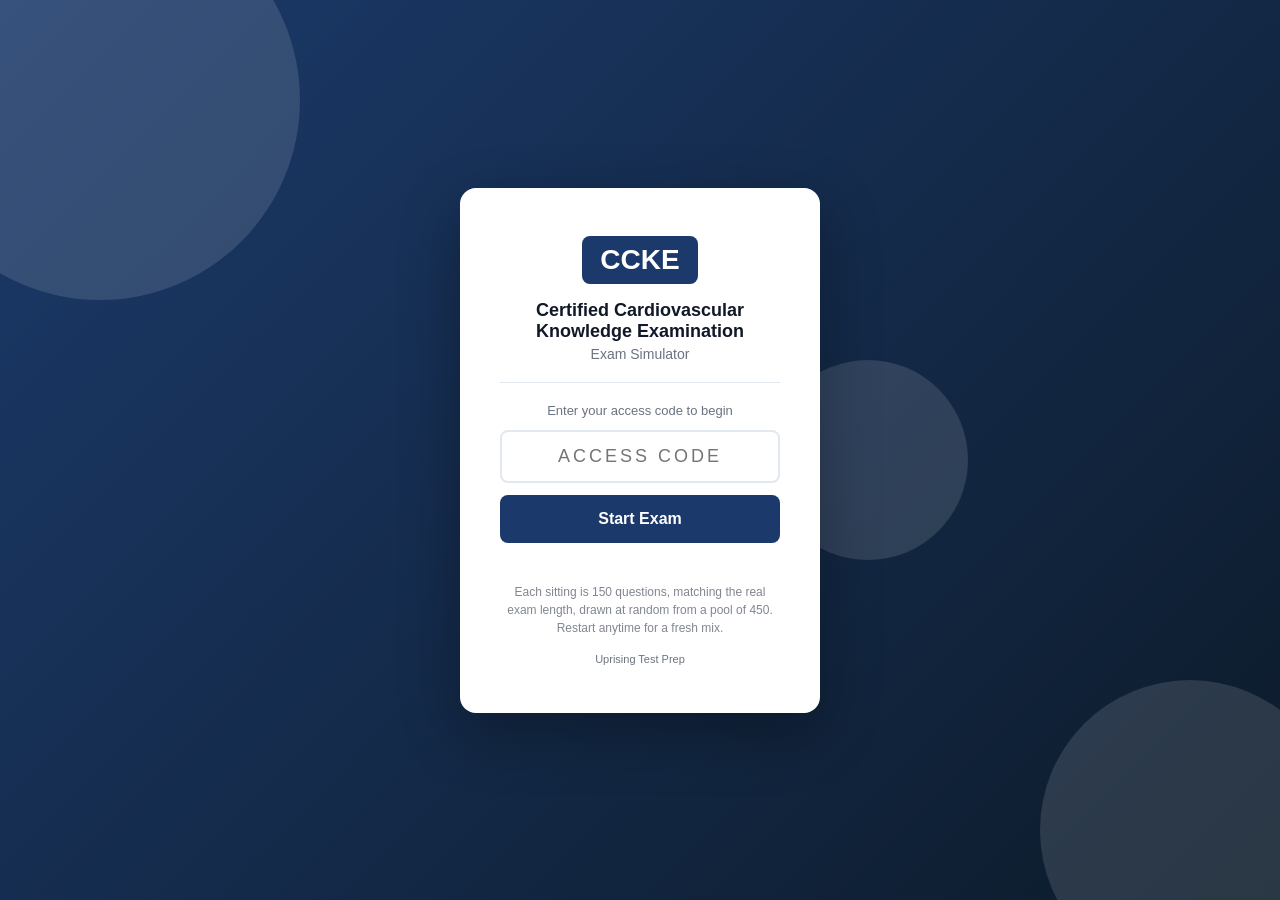
<file: index.html>
<!DOCTYPE html>
<html lang="en">
<head>
  <meta charset="UTF-8" />
  <meta name="viewport" content="width=device-width, initial-scale=1.0, viewport-fit=cover" />
  <meta name="apple-mobile-web-app-capable" content="yes" />
  <meta name="apple-mobile-web-app-status-bar-style" content="black-translucent" />
  <title>CCKE Exam Simulator</title>
  <link rel="stylesheet" href="style.css" />
</head>
<body>

<div id="access-gate">
  <div class="gate-bg-shapes">
    <div class="shape shape-1"></div>
    <div class="shape shape-2"></div>
    <div class="shape shape-3"></div>
  </div>
  <div class="gate-card">
    <div class="gate-logo">
      <div class="logo-badge">CCKE</div>
    </div>
    <h1 class="gate-title">Certified Cardiovascular Knowledge Examination</h1>
    <p class="gate-subtitle">Exam Simulator</p>
    <div class="gate-divider"></div>
    <p class="gate-instruction">Enter your access code to begin</p>
    <input type="text" id="access-code-input" class="gate-input"
           placeholder="Access Code" autocomplete="off"
           maxlength="20" spellcheck="false" />
    <button id="access-btn" class="gate-btn">Start Exam</button>
    <p id="access-error" class="gate-error"></p>
    <p class="gate-pool-note">Each sitting is 150 questions, matching the real exam length, drawn at random from a pool of 450. Restart anytime for a fresh mix.</p>
    <p class="gate-hint">Uprising Test Prep</p>
  </div>
</div>

<div id="app" style="display:none">
  <header class="top-bar">
    <div class="bar-left">
      <span class="bar-logo">CCKE</span>
      <span class="bar-title">Exam Simulator</span>
    </div>
    <div class="bar-right">
      <span class="bar-timer" id="timer-display">--:--</span>
      <button class="bar-btn" id="flag-btn">Flag</button>
      <button class="bar-btn bar-btn-primary" id="submit-btn">
        <span class="btn-full">Submit Exam</span>
        <span class="btn-short">Submit</span>
      </button>
    </div>
  </header>

  <div class="progress-strip">
    <div class="progress-bar" id="progress-bar"></div>
  </div>

  <main class="exam-main">
    <div class="question-panel">
      <div class="q-meta">
        <span id="q-counter"></span>
        <span class="q-pool-chip" title="This sitting is 150 questions, matching the real exam length, drawn at random from a pool of 450. Restart for a fresh mix.">450 Questions Available</span>
        <span id="q-domain" class="q-domain-tag"></span>
        <span id="q-flag-indicator" class="flag-chip" style="display:none">Flagged</span>
      </div>
      <!-- Shared text for a linked cluster (a clinical case, a reading
           passage). It sits ABOVE the stem, which is the one thing that
           legitimately precedes it, and repeats on every question in the
           cluster so nobody has to page backwards. -->
      <div id="q-cluster-wrap" class="cluster-wrap" style="display:none"></div>
      <p id="question-text" class="q-text"></p>
      <!-- The picture sits BELOW the question text so the simulator matches
           the printed book exactly: stem, then picture, then options. They
           used to disagree (book put the picture under the stem, simulator put
           it above), so no single wording could be true in both places, and
           184 of MLPAO's 185 image questions said "shown above" while the
           book printed the picture below the sentence. Write stems with
           neutral wording ("the strip shown", "the diagram shows") and this
           whole class of bug cannot come back. -->
      <div id="q-image-wrap" style="display:none; margin-bottom:14px;"></div>
      <div id="options-list" class="options-list"></div>
      <div id="explanation-box" class="explanation-box" style="display:none">
        <div class="explanation-label">Explanation</div>
        <p id="explanation-text" class="explanation-text"></p>
      </div>
    </div>
    <div class="nav-bar">
      <button class="nav-btn" id="prev-btn">&#8592; Prev</button>
      <button class="nav-btn nav-btn-map" id="map-btn">Question Map</button>
      <button class="nav-btn nav-btn-next" id="next-btn">Next &#8594;</button>
    </div>
  </main>
</div>

<!-- Question Map Modal -->
<div id="map-modal" style="display:none">
  <div class="map-backdrop" id="map-backdrop"></div>
  <div class="map-panel">
    <div class="map-header">
      <span class="map-title">Question Map</span>
      <button id="map-close" class="map-close-btn">&#x2715; Close</button>
    </div>
    <div class="map-legend">
      <span class="leg-item"><span class="leg-swatch leg-answered"></span>Answered</span>
      <span class="leg-item"><span class="leg-swatch leg-flagged"></span>Flagged</span>
      <span class="leg-item"><span class="leg-swatch leg-unanswered"></span>Unanswered</span>
    </div>
    <div id="q-grid" class="q-grid"></div>
  </div>
</div>

<div id="results-screen" style="display:none">
  <div class="results-card">
    <div class="res-header">
      <div class="res-badge">CCKE</div>
      <h2 id="res-status" class="res-status"></h2>
      <p id="res-score" class="res-score"></p>
    </div>
    <div id="res-domains" class="res-domains"></div>
    <p class="mode-pool-note">This sitting drew 150 questions from a pool of 450. Restart for a fresh mix.</p>
    <button id="res-review-btn" class="res-btn">Review Answers</button>
    <button id="res-restart-btn" class="res-btn res-btn-secondary">Restart</button>
  </div>
</div>

<script src="questions.js"></script>
<script src="app.js"></script>
</body>
</html>
</file>
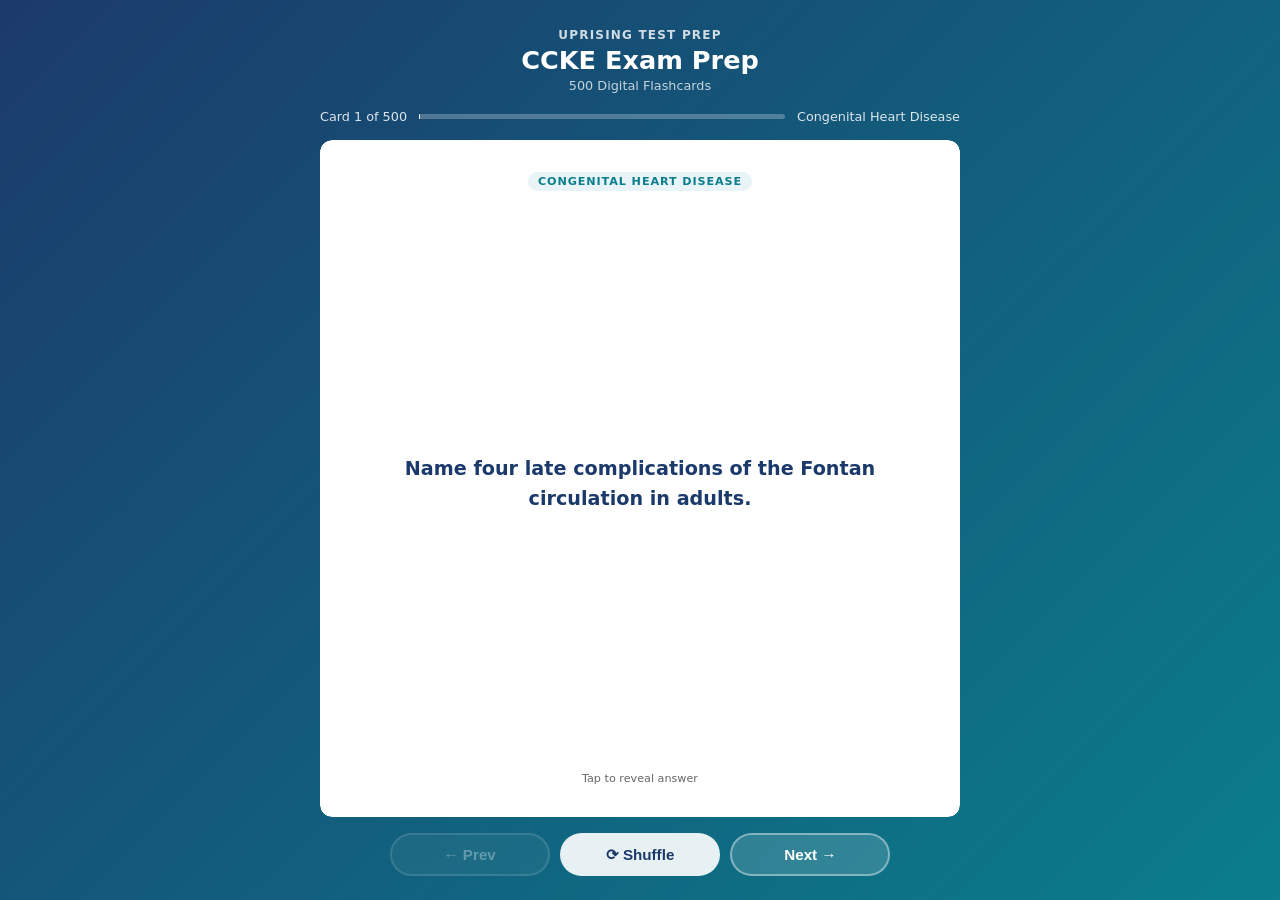
<file: flashcards/index.html>
<!DOCTYPE html>
<html lang="en">
<head>
  <meta charset="UTF-8">
  <meta name="viewport" content="width=device-width, initial-scale=1.0">
  <title>CCKE Exam Prep: Flashcards</title>
  <style>
    :root {
      --blue:   #1B3A6B;
      --teal:   #0A7E8C;
      --ltblue: #E8F4F8;
      --white:  #FFFFFF;
      --text:   #1A1A1A;
      --muted:  #666;
      --radius: 12px;
    }
    * { box-sizing: border-box; margin: 0; padding: 0; }
    html, body { height: 100%; }
    body {
      font-family: 'Segoe UI', system-ui, sans-serif;
      background: linear-gradient(135deg, var(--blue) 0%, var(--teal) 100%);
      /* Pinned, not min-height: the page must never grow, or the controls
         get pushed below the fold on iOS where 100dvh and height:100%
         disagree. The height:100% rule above is the pre-dvh fallback. */
      height: 100dvh;
      max-height: 100dvh;
      overflow: hidden;
      display: flex;
      flex-direction: column;
      align-items: center;
      padding: 1.25rem 1rem 1rem;
      gap: 0.75rem;
      overflow-x: hidden;
    }
    header { text-align: center; color: #fff; flex-shrink: 0; }
    header .brand { font-size: 0.75rem; font-weight: 700; letter-spacing: 0.1em; opacity: 0.8; text-transform: uppercase; }
    header h1 { font-size: 1.3rem; font-weight: 800; margin-top: 0.2rem; }
    header .subtitle { font-size: 0.8rem; opacity: 0.75; margin-top: 0.15rem; }
    #progress-info {
      display: flex; align-items: center; gap: 0.75rem;
      color: rgba(255,255,255,0.85); font-size: 0.8rem;
      flex-shrink: 0; width: 100%; max-width: 640px;
    }
    #progress-bar-track {
      flex: 1; background: rgba(255,255,255,0.25);
      border-radius: 4px; height: 5px;
    }
    #progress-bar-fill { height: 100%; background: #fff; border-radius: 4px; transition: width 0.3s; }
    .card-scene {
      width: 100%; max-width: 640px;
      perspective: 1200px;
      cursor: pointer;
      flex: 1; min-height: 0;
      display: flex; flex-direction: column;
    
      /* WebKit does not clip overflow inside a preserve-3d context, so the
         answer pane's own clip is dropped and a long answer paints over the
         Prev/Next row. This element only sets the perspective and is NOT
         itself in the 3D context, so its clip is honoured in every engine. */
      overflow: hidden;
      border-radius: var(--radius);
    }
    .card-inner {
      position: relative; width: 100%;
      flex: 1; min-height: 0;
      transition: transform 0.55s cubic-bezier(.4,0,.2,1);
      transform-style: preserve-3d;
    }
    .card-scene.flipped .card-inner { transform: rotateY(180deg); }
    .card-face {
      position: absolute; inset: 0;
      backface-visibility: hidden; -webkit-backface-visibility: hidden;
      border-radius: var(--radius);
      display: flex; flex-direction: column;
      padding: 1.5rem 1.75rem;
      box-shadow: 0 12px 40px rgba(0,0,0,0.2);
      overflow: hidden;
    
      /* Painting through a mask forces WebKit to allocate a real clipping
         layer for a 3D-transformed element, which is what makes the
         overflow:hidden and the rounded corners above actually apply. */
      -webkit-mask-image: -webkit-radial-gradient(#fff, #000);
              mask-image: radial-gradient(#fff, #000);
    }
    .card-front { background: var(--white); align-items: center; justify-content: center; }
    .card-back  { background: var(--ltblue); transform: rotateY(180deg); }
    .card-badge {
      font-size: 0.7rem; font-weight: 700; text-transform: uppercase;
      letter-spacing: 0.08em;
      background: var(--ltblue); color: var(--teal);
      padding: 0.2rem 0.65rem; border-radius: 20px;
      margin-bottom: 0.85rem; flex-shrink: 0;
    }
    .card-back .card-badge { background: rgba(10,126,140,0.12); }
    .card-front .q-text {
      font-size: 1.1rem; font-weight: 600; color: var(--blue); line-height: 1.55;
      text-align: center; overflow-y: auto; flex: 1;
      display: flex; align-items: center; justify-content: center;
      scrollbar-width: thin; scrollbar-color: rgba(27,58,107,0.3) transparent;
    }
    .card-back .a-label { font-size: 0.7rem; font-weight: 700; color: var(--teal); text-transform: uppercase; letter-spacing: 0.08em; margin-bottom: 0.4rem; flex-shrink: 0; }
    .card-back .a-text  {
      font-size: 0.975rem; color: var(--text); line-height: 1.65;
      overflow-y: auto; flex: 1; min-height: 0; padding-right: 4px;
      scrollbar-width: thin; scrollbar-color: rgba(10,126,140,0.4) transparent;
    
      -webkit-overflow-scrolling: touch;
      overscroll-behavior: contain;
    }
    .card-back .a-text::-webkit-scrollbar { width: 4px; }
    .card-back .a-text::-webkit-scrollbar-track { background: transparent; }
    .card-back .a-text::-webkit-scrollbar-thumb { background: rgba(10,126,140,0.4); border-radius: 4px; }
    .tap-hint { flex-shrink: 0; margin-top: 0.6rem; font-size: 0.7rem; color: var(--muted); text-align: center; }
    .card-back .tap-hint { color: var(--teal); opacity: 0.7; }
    .controls {
      display: flex; gap: 0.65rem; flex-wrap: nowrap;
      justify-content: center; flex-shrink: 0;
      width: 100%; max-width: 640px;
      padding-bottom: env(safe-area-inset-bottom, 0px);
    }
    .btn {
      padding: 0.6rem 1.2rem; border-radius: 50px;
      border: 2px solid rgba(255,255,255,0.4);
      background: rgba(255,255,255,0.15); color: #fff;
      font-weight: 700; font-size: 0.875rem; cursor: pointer;
      transition: all 0.2s; backdrop-filter: blur(4px);
      white-space: nowrap; flex: 1; max-width: 160px;
    }
    .btn:hover { background: rgba(255,255,255,0.3); border-color: rgba(255,255,255,0.7); }
    .btn:active { transform: scale(0.96); }
    .btn:disabled { opacity: 0.35; cursor: not-allowed; }
    .btn.btn-primary { background: rgba(255,255,255,0.9); color: var(--blue); border-color: transparent; }
    .btn.btn-primary:hover { background: #fff; }
    #loading { color: rgba(255,255,255,0.8); font-size: 1rem; text-align: center; padding: 3rem; flex: 1; }
    @media (min-width: 768px) {
      body { padding: 1.75rem 1.5rem 1.5rem; gap: 1rem; }
      header h1 { font-size: 1.6rem; }
      .card-face { padding: 2rem 2.5rem; }
      .card-front .q-text { font-size: 1.2rem; }
      .card-back .a-text { font-size: 1.05rem; }
      .btn { font-size: 0.95rem; padding: 0.65rem 1.4rem; }
    }
    @media (max-width: 380px) {
      body { padding: 0.75rem; gap: 0.5rem; }
      header .brand { font-size: 0.65rem; }
      header h1 { font-size: 1.1rem; }
      header .subtitle { display: none; }
      .card-face { padding: 1rem 1.1rem; }
      .card-front .q-text { font-size: 0.975rem; }
      .card-back .a-text { font-size: 0.875rem; }
      .btn { font-size: 0.8rem; padding: 0.5rem 0.75rem; }
    }
  </style>
</head>
<body>
<header>
  <div class="brand">Uprising Test Prep</div>
  <h1>CCKE Exam Prep</h1>
  <div class="subtitle">500 Digital Flashcards</div>
</header>
<div id="progress-info">
  <span id="card-counter">Card 1 of 500</span>
  <div id="progress-bar-track"><div id="progress-bar-fill" style="width:0%"></div></div>
  <span id="domain-label"></span>
</div>
<div id="loading">Loading flashcards...</div>
<div class="card-scene" id="card-scene" style="display:none" onclick="flipCard()">
  <div class="card-inner" id="card-inner">
    <div class="card-face card-front">
      <div class="card-badge" id="front-badge"></div>
      <div class="q-text" id="q-text"></div>
      <div class="tap-hint">Tap to reveal answer</div>
    </div>
    <div class="card-face card-back">
      <div class="card-badge" id="back-badge">Answer</div>
      <div class="a-label">Answer</div>
      <div class="a-text" id="a-text"></div>
      <div class="tap-hint">Tap to flip back</div>
    </div>
  </div>
</div>
<div class="controls" id="controls" style="display:none">
  <button class="btn" id="prev-btn" onclick="event.stopPropagation();move(-1)" disabled>&#8592; Prev</button>
  <button class="btn btn-primary" onclick="event.stopPropagation();shuffleCards()">&#10227; Shuffle</button>
  <button class="btn" id="next-btn" onclick="event.stopPropagation();move(1)">Next &#8594;</button>
</div>
<script>
const DOMAIN_LABELS = {
  arrhythmias: "Arrhythmias",
  congenital_heart_disease: "Congenital Heart Disease",
  coronary_artery_disease: "Coronary Artery Disease",
  heart_failure_and_cardiomyopathy: "Heart Failure and Cardiomyopathy",
  normal_cardiovascular_anatomy_and_physiology: "Normal Cardiovascular Anatomy and Physiology",
  pericardial_disease: "Pericardial Disease",
  pulmonary_circulation_disorders: "Pulmonary Circulation Disorders",
  systemic_disorders_affecting_the_circulatory_system: "Systemic Disorders Affecting the Circulatory System",
  systemic_hypertension_and_hypotension: "Systemic Hypertension and Hypotension",
  valvular_disease: "Valvular Disease",
  vascular_diseases: "Vascular Diseases",
};
let cards   = [];
let current = 0;
async function init() {
  try {
    const res = await fetch('flashcards.json');
    if (!res.ok) throw new Error('Network error');
    cards = await res.json();
    document.getElementById('loading').style.display    = 'none';
    document.getElementById('card-scene').style.display = 'flex';
    document.getElementById('controls').style.display   = 'flex';
    show();
  } catch (e) {
    document.getElementById('loading').textContent = 'Error loading flashcards. Please try refreshing.';
  }
}
function domainLabel(key) {
  return DOMAIN_LABELS[key] || key.replace(/_/g, ' ').replace(/\b\w/g, c => c.toUpperCase());
}
function show() {
  const c = cards[current];
  document.getElementById('card-scene').classList.remove('flipped');
  document.getElementById('a-text').scrollTop = 0;
  const label = domainLabel(c.domain || c.chapter || '');
  document.getElementById('q-text').textContent       = c.front;
  document.getElementById('a-text').textContent       = c.back;
  document.getElementById('front-badge').textContent  = label;
  document.getElementById('back-badge').textContent   = label;
  document.getElementById('card-counter').textContent = `Card ${current+1} of ${cards.length}`;
  document.getElementById('domain-label').textContent = label;
  document.getElementById('progress-bar-fill').style.width = `${((current+1)/cards.length*100).toFixed(1)}%`;
  document.getElementById('prev-btn').disabled = current === 0;
  document.getElementById('next-btn').disabled = current === cards.length - 1;
}
function flipCard() { document.getElementById('card-scene').classList.toggle('flipped'); }
function move(dir) {
  const next = current + dir;
  if (next < 0 || next >= cards.length) return;
  current = next; show();
}
function shuffleCards() {
  for (let i = cards.length - 1; i > 0; i--) {
    const j = Math.floor(Math.random() * (i+1));
    [cards[i], cards[j]] = [cards[j], cards[i]];
  }
  current = 0; show();
}
document.addEventListener('keydown', e => {
  if (e.key === 'ArrowRight' || e.key === 'ArrowDown') move(1);
  else if (e.key === 'ArrowLeft' || e.key === 'ArrowUp') move(-1);
  else if (e.key === ' ' || e.key === 'Enter') { e.preventDefault(); flipCard(); }
});
init();
</script>
</body>
</html>
</file>
<file: style.css>
/* CCKE Exam Simulator, Styles */
:root {
  --primary:   #1B3A6B;
  --pass:      #059669;
  --fail:      #DC2626;
  --bg:        #F3F4F8;
  --card:      #FFFFFF;
  --border:    #E2E8F0;
  --text:      #111827;
  --muted:     #6B7280;
  --radius:    10px;
}
*, *::before, *::after { box-sizing: border-box; margin: 0; padding: 0; }
body {
  font-family: -apple-system, BlinkMacSystemFont, "Segoe UI", sans-serif;
  background: var(--bg);
  color: var(--text);
  height: 100vh;
  height: 100dvh;
  overflow: hidden;
  -webkit-text-size-adjust: 100%;
}

/* ── Access Gate ─────────────────────────────────────────────────────────── */
#access-gate {
  display: flex;
  align-items: center;
  justify-content: center;
  height: 100vh;
  height: 100dvh;
  background: linear-gradient(135deg, var(--primary) 0%, #0d1b2a 100%);
  position: relative;
  overflow: hidden;
  padding: 20px;
  padding-top: max(20px, env(safe-area-inset-top));
  padding-bottom: max(20px, env(safe-area-inset-bottom));
}
.gate-bg-shapes { position: absolute; inset: 0; pointer-events: none; }
.shape { position: absolute; border-radius: 50%; opacity: .12; background: #fff; }
.shape-1 { width: 400px; height: 400px; top: -100px; left: -100px; }
.shape-2 { width: 300px; height: 300px; bottom: -80px; right: -60px; }
.shape-3 { width: 200px; height: 200px; top: 40%; left: 60%; }
.gate-card {
  background: #fff;
  border-radius: 16px;
  padding: 48px 40px;
  text-align: center;
  width: 100%;
  max-width: 360px;
  position: relative;
  z-index: 1;
  box-shadow: 0 20px 60px rgba(0,0,0,.3);
}
.logo-badge {
  display: inline-block;
  background: var(--primary);
  color: #fff;
  font-weight: 800;
  font-size: 28px;
  padding: 8px 18px;
  border-radius: 8px;
}
.gate-title { font-size: 18px; font-weight: 700; margin-top: 16px; color: var(--text); }
.gate-subtitle { color: var(--muted); font-size: 14px; margin-top: 4px; }
.gate-divider { height: 1px; background: var(--border); margin: 20px 0; }
.gate-instruction { font-size: 13px; color: var(--muted); margin-bottom: 12px; }
.gate-input {
  width: 100%;
  padding: 14px 16px;
  border: 2px solid var(--border);
  border-radius: 8px;
  font-size: 18px;
  text-align: center;
  text-transform: uppercase;
  letter-spacing: 3px;
  outline: none;
}
.gate-input:focus { border-color: var(--primary); }
.gate-btn {
  width: 100%;
  margin-top: 12px;
  padding: 15px;
  background: var(--primary);
  color: #fff;
  border: none;
  border-radius: 8px;
  font-size: 16px;
  font-weight: 600;
  cursor: pointer;
  -webkit-tap-highlight-color: transparent;
}
.gate-btn:hover { opacity: .9; }
.gate-error { color: var(--fail); font-size: 13px; margin-top: 8px; min-height: 18px; }
.gate-hint { color: var(--muted); font-size: 11px; margin-top: 16px; }
.gate-pool-note { color: var(--muted); opacity: .85; font-size: 12px; margin-top: 14px; line-height: 1.5; }
.mode-pool-note { color: var(--muted); opacity: .85; font-size: 12.5px; text-align: center; margin: 4px 0 16px; line-height: 1.5; }

/* ── App shell ───────────────────────────────────────────────────────────── */
#app {
  display: flex;
  flex-direction: column;
  height: 100vh;
  height: 100dvh;
  padding-top: env(safe-area-inset-top);
}
.top-bar {
  display: flex;
  justify-content: space-between;
  align-items: center;
  background: var(--primary);
  color: #fff;
  padding: 0 20px;
  padding-left: max(20px, env(safe-area-inset-left));
  padding-right: max(20px, env(safe-area-inset-right));
  height: 52px;
  flex-shrink: 0;
  gap: 8px;
}
.bar-left { display: flex; align-items: center; gap: 8px; min-width: 0; }
.bar-logo { font-weight: 800; font-size: 18px; flex-shrink: 0; }
.bar-title { font-size: 14px; opacity: .8; white-space: nowrap; overflow: hidden; text-overflow: ellipsis; }
.bar-right { display: flex; align-items: center; gap: 8px; flex-shrink: 0; }
.bar-timer {
  font-variant-numeric: tabular-nums;
  font-size: 16px;
  font-weight: 600;
  min-width: 68px;
  text-align: right;
}
.bar-btn {
  padding: 7px 13px;
  background: rgba(255,255,255,.15);
  border: 1px solid rgba(255,255,255,.3);
  color: #fff;
  border-radius: 6px;
  cursor: pointer;
  font-size: 13px;
  white-space: nowrap;
  -webkit-tap-highlight-color: transparent;
  touch-action: manipulation;
}
.bar-btn:hover { background: rgba(255,255,255,.25); }
.bar-btn-primary {
  background: #fff;
  color: var(--primary);
  border-color: #fff;
  font-weight: 600;
}
.bar-btn-primary:hover { background: #f0f0f0; }
.btn-short { display: none; }
.btn-full  { display: inline; }

.progress-strip { height: 4px; background: rgba(0,0,0,.1); flex-shrink: 0; }
.progress-bar   { height: 100%; background: #4ade80; transition: width .3s; }

/* ── Main exam area ──────────────────────────────────────────────────────── */
.exam-main {
  flex: 1;
  overflow: hidden;
  display: flex;
  flex-direction: column;
  padding: 16px 20px 0;
  padding-left: max(16px, env(safe-area-inset-left));
  padding-right: max(16px, env(safe-area-inset-right));
  min-height: 0;
}
.question-panel { flex: 1; overflow-y: auto; padding-bottom: 12px; -webkit-overflow-scrolling: touch; }
.q-meta {
  display: flex;
  align-items: center;
  gap: 8px;
  margin-bottom: 12px;
  font-size: 13px;
  color: var(--muted);
  flex-wrap: wrap;
}
.q-domain-tag {
  background: var(--primary);
  color: #fff;
  padding: 2px 8px;
  border-radius: 4px;
  font-size: 11px;
  font-weight: 600;
}
.q-pool-chip {
  background: #EEF2FF;
  background: color-mix(in srgb, var(--primary) 12%, #fff);
  color: var(--primary);
  border: 1px solid var(--primary);
  padding: 2px 8px;
  border-radius: 10px;
  font-size: 11px;
  font-weight: 700;
  cursor: help;
  white-space: nowrap;
}
.flag-chip {
  background: #FEF3C7;
  color: #92400E;
  padding: 2px 8px;
  border-radius: 4px;
  font-size: 11px;
  font-weight: 600;
}
.cluster-wrap {
  border-left: 4px solid var(--primary, #1B3A6B);
  background: #F2F6FC; border-radius: 8px;
  padding: 10px 14px; margin-bottom: 16px;
}
.cluster-label {
  font-size: 11px; font-weight: 700; letter-spacing: 0.06em;
  text-transform: uppercase; color: var(--primary, #1B3A6B); margin-bottom: 6px;
}
.cluster-body {
  max-height: 38vh; overflow-y: auto; font-size: 15px; line-height: 1.6;
  -webkit-overflow-scrolling: touch;
}
.cluster-body p + p { margin-top: 10px; }
@media (min-width: 1100px) { .cluster-body { max-height: 52vh; } }

.q-image {
  max-width: 100%;
  /* Cap the height too. With only max-width, a tall exhibit renders at full
     width and pushes the stem and every option below the fold, so the question
     looks like it has no answers until the candidate scrolls. Found on CNPLE. */
  max-height: 62vh;
  width: auto;
  height: auto;
  object-fit: contain;
  border-radius: 6px;
  border: 1px solid var(--border);
  display: block;
  margin-bottom: 14px;
}
.q-text { font-size: 16px; line-height: 1.65; margin-bottom: 20px; }
.options-list { display: flex; flex-direction: column; gap: 10px; }
.option {
  display: flex;
  align-items: flex-start;
  gap: 12px;
  padding: 15px 16px;
  background: var(--card);
  border: 2px solid var(--border);
  border-radius: var(--radius);
  cursor: pointer;
  transition: .15s;
  -webkit-tap-highlight-color: transparent;
  touch-action: manipulation;
  min-height: 52px;
}
.option:hover  { border-color: var(--primary); background: #F8FAFF; }
.option.selected  { border-color: var(--primary); background: #EEF3FF; }
.option.correct   { border-color: #059669; background: #ECFDF5; }
.option.incorrect { border-color: #DC2626; background: #FEF2F2; }
.explanation-box {
  margin-top: 20px;
  padding: 16px 18px;
  background: #F0F9FF;
  border-left: 4px solid #2563EB;
  border-radius: 6px;
}
.explanation-label {
  font-size: 11px;
  font-weight: 700;
  text-transform: uppercase;
  letter-spacing: .06em;
  color: #2563EB;
  margin-bottom: 8px;
}
.explanation-text { font-size: 14.5px; line-height: 1.7; color: #1e293b; margin: 0; }
.opt-letter { font-weight: 700; font-size: 15px; color: var(--primary); min-width: 22px; padding-top: 1px; flex-shrink: 0; }
.opt-text   { font-size: 15px; line-height: 1.5; }

/* ── Nav bar ─────────────────────────────────────────────────────────────── */
.nav-bar {
  display: flex;
  align-items: center;
  gap: 8px;
  padding: 10px 0;
  padding-bottom: max(14px, env(safe-area-inset-bottom));
  flex-shrink: 0;
}
.nav-btn {
  flex: 1;
  padding: 13px 8px;
  background: var(--card);
  border: 1px solid var(--border);
  border-radius: 8px;
  cursor: pointer;
  font-size: 15px;
  font-weight: 500;
  text-align: center;
  -webkit-tap-highlight-color: transparent;
  touch-action: manipulation;
  min-height: 48px;
}
.nav-btn:hover      { background: #f0f0f0; }
.nav-btn-map {
  background: var(--bg);
  border-color: var(--primary);
  color: var(--primary);
  font-weight: 600;
}
.nav-btn-map:hover { background: #EEF3FF; }
.nav-btn-next {
  background: var(--primary);
  color: #fff;
  border-color: var(--primary);
}
.nav-btn-next:hover { opacity: .9; }

/* ── Question Map Modal ──────────────────────────────────────────────────── */
#map-modal {
  position: fixed;
  inset: 0;
  z-index: 1000;
  display: flex;
  flex-direction: column;
  justify-content: flex-end;
}
.map-backdrop { position: absolute; inset: 0; background: rgba(0,0,0,.5); }
.map-panel {
  position: relative;
  background: #fff;
  border-radius: 20px 20px 0 0;
  padding: 20px;
  padding-bottom: max(20px, env(safe-area-inset-bottom));
  max-height: 80vh;
  max-height: 80dvh;
  display: flex;
  flex-direction: column;
  box-shadow: 0 -4px 30px rgba(0,0,0,.2);
}
.map-header {
  display: flex;
  align-items: center;
  justify-content: space-between;
  margin-bottom: 12px;
  flex-shrink: 0;
}
.map-title { font-size: 17px; font-weight: 700; color: var(--text); }
.map-close-btn {
  padding: 8px 16px;
  background: var(--bg);
  border: 1px solid var(--border);
  border-radius: 8px;
  cursor: pointer;
  font-size: 14px;
  font-weight: 500;
  min-height: 40px;
  -webkit-tap-highlight-color: transparent;
  touch-action: manipulation;
}
.map-close-btn:hover { background: #e5e7eb; }
.map-legend { display: flex; gap: 16px; margin-bottom: 14px; flex-shrink: 0; flex-wrap: wrap; }
.leg-item { display: flex; align-items: center; gap: 6px; font-size: 13px; color: var(--muted); }
.leg-swatch {
  width: 16px;
  height: 16px;
  border-radius: 3px;
  border: 1px solid var(--border);
  background: var(--card);
  display: inline-block;
  flex-shrink: 0;
}
.leg-swatch.leg-answered  { background: var(--primary); border-color: var(--primary); }
.leg-swatch.leg-flagged   { background: #FEF3C7; border-color: #F59E0B; }
.leg-swatch.leg-unanswered { background: var(--card); }
.q-grid {
  display: flex;
  flex-wrap: wrap;
  gap: 6px;
  overflow-y: auto;
  flex: 1;
  padding-bottom: 8px;
  -webkit-overflow-scrolling: touch;
}
.grid-btn {
  width: 40px;
  height: 40px;
  border: 1px solid var(--border);
  border-radius: 6px;
  background: var(--card);
  font-size: 12px;
  cursor: pointer;
  font-weight: 500;
  -webkit-tap-highlight-color: transparent;
  touch-action: manipulation;
}
.grid-btn.answered { background: var(--primary); color: #fff; border-color: var(--primary); }
.grid-btn.flagged  { background: #FEF3C7; border-color: #F59E0B; }
.grid-btn.active   { outline: 3px solid var(--primary); outline-offset: 2px; }

/* ── Results ─────────────────────────────────────────────────────────────── */
#results-screen {
  display: flex;
  align-items: flex-start;
  justify-content: center;
  min-height: 100vh;
  min-height: 100dvh;
  background: var(--bg);
  overflow-y: auto;
  -webkit-overflow-scrolling: touch;
  padding: 20px 16px;
  padding-top: max(20px, env(safe-area-inset-top));
  padding-bottom: max(20px, env(safe-area-inset-bottom));
}
.results-card {
  background: var(--card);
  border-radius: 16px;
  padding: 40px;
  max-width: 480px;
  width: 100%;
  box-shadow: 0 8px 30px rgba(0,0,0,.1);
}
.res-header { text-align: center; margin-bottom: 24px; }
.res-badge {
  display: inline-block;
  background: var(--primary);
  color: #fff;
  font-weight: 800;
  font-size: 22px;
  padding: 6px 16px;
  border-radius: 8px;
}
.res-status { font-size: 36px; font-weight: 800; margin-top: 12px; }
.res-score  { font-size: 18px; color: var(--muted); margin-top: 4px; }
.res-domains { margin-bottom: 24px; display: flex; flex-direction: column; gap: 10px; }
.res-domain-row { display: flex; align-items: center; gap: 8px; font-size: 13px; }
.res-domain-name { width: 160px; font-weight: 500; flex-shrink: 0; }
.res-domain-bar-wrap { flex: 1; background: #E5E7EB; border-radius: 4px; height: 8px; overflow: hidden; }
.res-domain-bar { height: 100%; border-radius: 4px; transition: width .5s; }
.res-domain-pct { width: 36px; text-align: right; font-weight: 600; }
.res-btn {
  width: 100%;
  padding: 15px;
  background: var(--primary);
  color: #fff;
  border: none;
  border-radius: 8px;
  font-size: 15px;
  font-weight: 600;
  cursor: pointer;
  margin-bottom: 10px;
  min-height: 52px;
  -webkit-tap-highlight-color: transparent;
  touch-action: manipulation;
}
.res-btn:hover { opacity: .9; }
.res-btn-secondary {
  background: transparent;
  color: var(--primary);
  border: 2px solid var(--primary);
}
.res-btn-secondary:hover { background: var(--primary); color: #fff; }

/* ── Mobile breakpoint (phones ≤ 640px) ─────────────────────────────────── */
@media (max-width: 640px) {
  /* Gate card */
  .gate-card { padding: 32px 24px; }

  /* Top bar: hide long title text, swap Submit label */
  .bar-title  { display: none; }
  .btn-full   { display: none; }
  .btn-short  { display: inline; }
  .bar-right  { gap: 6px; }
  .bar-btn    { padding: 6px 10px; font-size: 12px; }
  .bar-timer  { font-size: 14px; min-width: 58px; }

  /* Exam main */
  .exam-main { padding: 12px 14px 0; }
  .q-text { font-size: 16px; }
  .opt-text { font-size: 15px; }

  /* Nav bar, bigger touch targets */
  .nav-btn { font-size: 14px; padding: 14px 6px; }

  /* Results */
  .results-card { padding: 28px 20px; }
  .res-domain-name { width: 110px; font-size: 12px; }
  .res-domain-pct  { font-size: 12px; }
  .res-status { font-size: 30px; }

  /* Map grid, slightly bigger buttons on phones */
  .grid-btn { width: 42px; height: 42px; }
}

/* ── Very small phones (≤ 380px) ────────────────────────────────────────── */
@media (max-width: 380px) {
  .bar-logo { font-size: 15px; }
  .bar-btn  { padding: 5px 8px; font-size: 11px; }
  .bar-timer { font-size: 13px; min-width: 52px; }
  .nav-btn  { font-size: 13px; }
  .grid-btn { width: 38px; height: 38px; font-size: 11px; }
}
</file>
